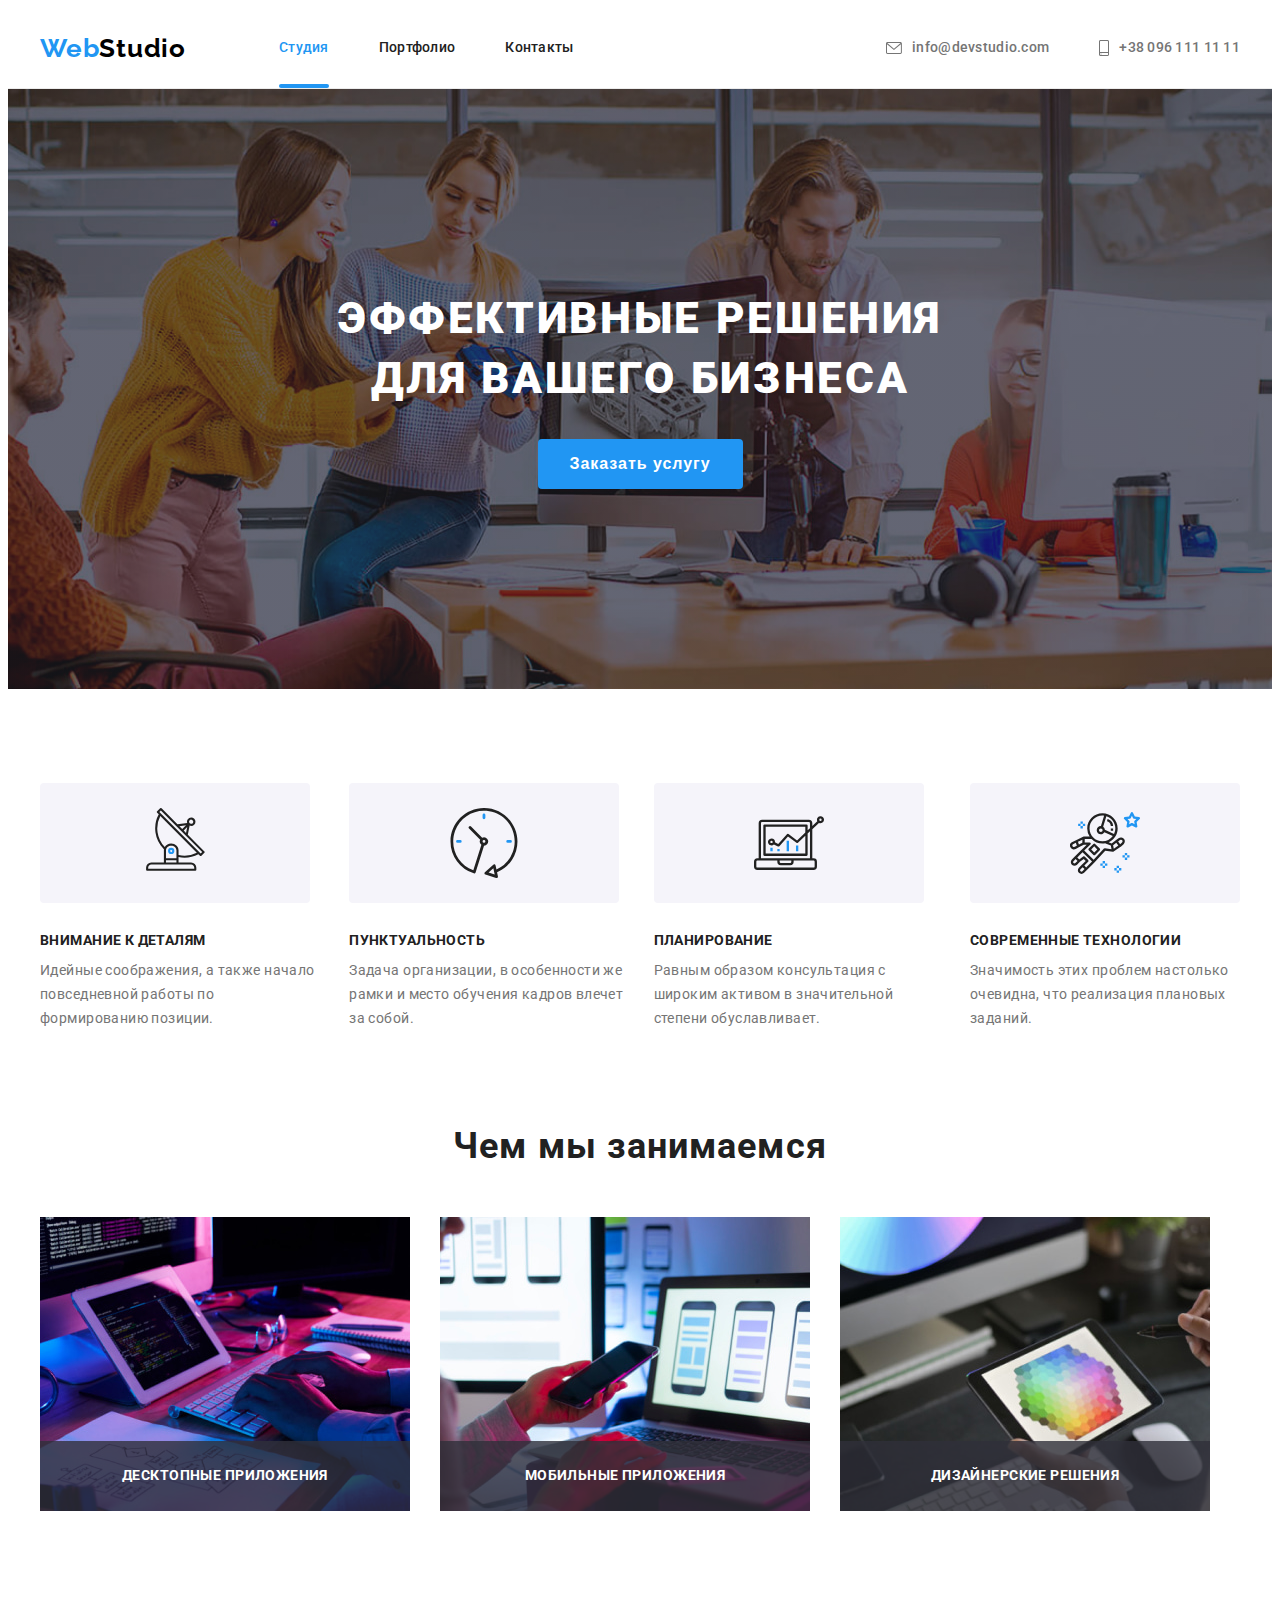
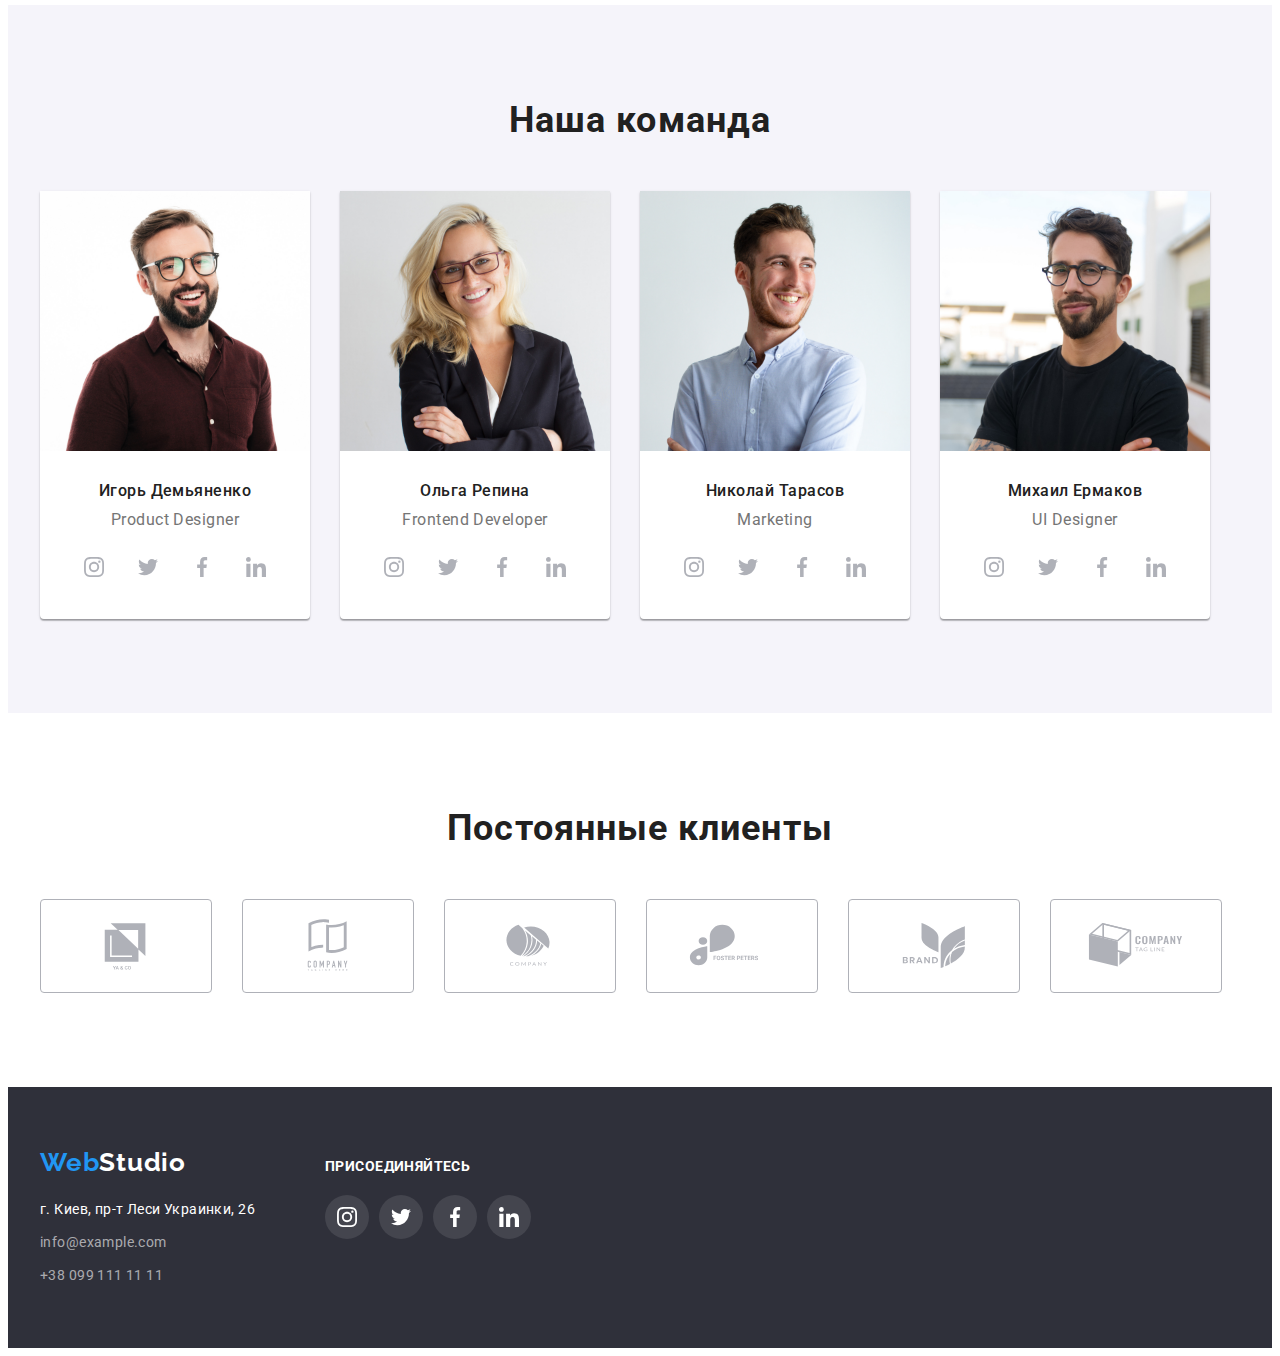
<file: index.html>
<!DOCTYPE html>
<html lang="ru">
<head>
    <meta charset="UTF-8">
    <meta http-equiv="X-UA-Compatible" content="IE=edge">
    <meta name="viewport" content="width=device-width, initial-scale=1.0">
    <title>WebStudio</title>

    <!-- Основные шрифты -->
    <link rel="preconnect" href="https://fonts.googleapis.com">
    <link rel="preconnect" href="https://fonts.gstatic.com" crossorigin>
    <link href="https://fonts.googleapis.com/css2?family=Raleway:wght@700&family=Roboto:wght@400;500;700;900&display=swap" rel="stylesheet">
    
    <!-- Нормализация стилей -->
    <link rel="stylesheet" href="https://cdnjs.cloudflare.com/ajax/libs/modern-normalize/1.1.0/modern-normalize.min.css"
        integrity="sha512-wpPYUAdjBVSE4KJnH1VR1HeZfpl1ub8YT/NKx4PuQ5NmX2tKuGu6U/JRp5y+Y8XG2tV+wKQpNHVUX03MfMFn9Q=="
        crossorigin="anonymous" referrerpolicy="no-referrer" />
    
    <!-- Кастомные стили -->
    <link rel="stylesheet" href="./css/styles.css">
</head>
<body>
    <!-- Секция Хедер -->
    <header class="header">
        <div class="container header-container">
            <a class="logo link" href="./index.html" lang="en"><span class="logo-primary">Web</span><span
                    class="logo-secondary">Studio</span></a>
            <nav class="nav">
                <ul class="nav-list list">
                    <li class="nav-item"><a class="link current" href="./index.html">Студия</a></li>
                    <li class="nav-item"><a class="link" href="./portfolio.html">Портфолио</a></li>
                    <li class="nav-item"><a class="link" href="">Контакты</a></li>
                </ul>
            </nav>
            <ul class="contact-list list">
                <li class="contact-item">
                    <a class="contact-link link" href="mailto:info@devstudio.com">
                        <svg class="contact-icon" width="16" height="12">
                            <use href="./images/icons.svg#envelope"></use>
                        </svg>
                        info@devstudio.com</a>
                </li>
                <li class="contact-item">
                    <a class="contact-link link" href="tel:+380961111111">
                        <svg class="contact-icon" width="10" height="16">
                            <use href="./images/icons.svg#smartphone"></use>
                        </svg>
                        +38 096 111 11 11</a>
                </li>
            </ul>
        </div>
    </header>
    <!-- Уникальный контент -->
    <main>
        <!-- Секция Герой -->
        <section class="hero">
            <div class="container hero-container">
                <h1 class="hero-title">Эффективные решения для вашего бизнеса</h1>
                <button class="hero-button" type="button" data-modal-open>Заказать услугу</button>
            </div> 
        </section>
        <!-- Секция Особенности -->
        <section class="feature section">
            <div class="container feature-container">
                <h2 class="feature-title">Особенности студии</h2>
                <ul class="feature-list list">
                    <li class="feature-item">
                        <div class="feature-box-icon">
                            <svg class="feature-icon" width="70" height="70">
                                <use href="./images/icons.svg#antenna"></use>
                            </svg>
                        </div>
                        <h3 class="feature-subtitle">Внимание к деталям</h3>
                        <p class="feature-text">Идейные соображения, а также начало повседневной работы по формированию позиции.</p>
                    </li>
                    <li class="feature-item">
                        <div class="feature-box-icon">
                            <svg class="feature-icon" width="70" height="70">
                                <use href="./images/icons.svg#clock"></use>
                            </svg>
                        </div>
                        <h3 class="feature-subtitle">Пунктуальность</h3>
                        <p class="feature-text">Задача организации, в особенности же рамки и место обучения кадров влечет за собой.</p>
                    </li>
                    <li class="feature-item">
                        <div class="feature-box-icon">
                            <svg class="feature-icon" width="70" height="70">
                                <use href="./images/icons.svg#diagram"></use>
                            </svg>
                        </div>
                        <h3 class="feature-subtitle">Планирование</h3>
                        <p class="feature-text">Равным образом консультация с широким активом в значительной степени обуславливает.</p>
                    </li>
                    <li class="feature-item">
                        <div class="feature-box-icon">
                            <svg class="feature-icon" width="70" height="70">
                                <use href="./images/icons.svg#astronaut"></use>
                            </svg>
                        </div>
                        <h3 class="feature-subtitle">Современные технологии</h3>
                        <p class="feature-text">Значимость этих проблем настолько очевидна, что реализация плановых заданий.</p>
                    </li>
                </ul>
            </div>
        </section>
        <!-- Секция Услуги -->
        <section class="services section">
            <div class="container services-container">
                <h2 class="services-title">Чем мы занимаемся</h2>
                <ul class="services-list list">
                    <li class="services-item">
                        <img class="services-img" src="./images/services/code.jpg" alt="написание кода" width="370" height="294">
                        <div class="services-row">
                            <h3 class="services-subtitle">Десктопные приложения</h3>
                        </div>
                    </li>
                    <li class="services-item">
                        <img class="services-img" src="./images/services/layout.jpg" alt="создание макетов" width="370" height="294">
                        <div class="services-row">
                            <h3 class="services-subtitle">Мобильные приложения</h3>
                        </div>
                    </li>
                    <li class="services-item">
                        <img class="services-img" src="./images/services/palette.jpg" alt="палитра цветов" width="370" height="294">
                        <div class="services-row">
                            <h3 class="services-subtitle">Дизайнерские решения</h3>
                        </div>
                    </li>
                </ul>
            </div>
        </section>
        <!-- Cекция Команда -->
        <section class="team section">
            <div class="container team-container">
                <h2 class="team-title">Наша команда</h2>
                <ul class="team-list list">
                    <li class="team-item">
                        <img class="team-img" src="./images/team/pd.jpg" alt="Игорь Демьяненко" width="270" height="260">
                        <div class="team-txt">
                            <h3 class="team-subtitle">Игорь Демьяненко</h3>
                            <p class="team-desc" lang="en">Product Designer</p>
                            <ul class="socials list">
                                <li class="socials-item">
                                    <a class="socials-link link" href="">
                                        <svg class="socials-icon" width="20" height="20">
                                            <use href="./images/icons.svg#instagram"></use>
                                        </svg>
                                    </a>
                                </li>
                                <li class="socials-item">
                                    <a class="socials-link link" href="">
                                        <svg class="socials-icon" width="20" height="20">
                                            <use href="./images/icons.svg#twitter"></use>
                                        </svg>
                                    </a>
                                </li>
                                <li class="socials-item">
                                    <a class="socials-link link" href="">
                                        <svg class="socials-icon" width="20" height="20">
                                            <use href="./images/icons.svg#facebook"></use>
                                        </svg>
                                    </a>
                                </li>
                                <li class="socials-item">
                                    <a class="socials-link link" href="">
                                        <svg class="socials-icon" width="20" height="20">
                                            <use href="./images/icons.svg#linkedin"></use>
                                        </svg>
                                    </a>
                                </li>
                            </ul>
                        </div>
                    </li>
                    <li class="team-item">
                        <img class="team-img" src="./images/team/fd.jpg" alt="Ольга Репина" width="270" height="260">
                        <div class="team-txt">
                            <h3 class="team-subtitle">Ольга Репина</h3>
                            <p class="team-desc" lang="en">Frontend Developer</p>
                            <ul class="socials list">
                                <li class="socials-item">
                                    <a class="socials-link link" href="">
                                        <svg class="socials-icon" width="20" height="20">
                                            <use href="./images/icons.svg#instagram"></use>
                                        </svg>
                                    </a>
                                </li>
                                <li class="socials-item">
                                    <a class="socials-link link" href="">
                                        <svg class="socials-icon" width="20" height="20">
                                            <use href="./images/icons.svg#twitter"></use>
                                        </svg>
                                    </a>
                                </li>
                                <li class="socials-item">
                                    <a class="socials-link link" href="">
                                        <svg class="socials-icon" width="20" height="20">
                                            <use href="./images/icons.svg#facebook"></use>
                                        </svg>
                                    </a>
                                </li>
                                <li class="socials-item">
                                    <a class="socials-link link" href="">
                                        <svg class="socials-icon" width="20" height="20">
                                            <use href="./images/icons.svg#linkedin"></use>
                                        </svg>
                                    </a>
                                </li>
                            </ul>
                        </div>
                    </li>
                    <li class="team-item">
                        <img class="team-img" src="./images/team/marketing.jpg" alt="Николай Тарасов" width="270" height="260">
                        <div class="team-txt">
                            <h3 class="team-subtitle">Николай Тарасов</h3>
                            <p class="team-desc" lang="en">Marketing</p>
                            <ul class="socials list">
                                <li class="socials-item">
                                    <a class="socials-link link" href="">
                                        <svg class="socials-icon" width="20" height="20">
                                            <use href="./images/icons.svg#instagram"></use>
                                        </svg>
                                    </a>
                                </li>
                                <li class="socials-item">
                                    <a class="socials-link link" href="">
                                        <svg class="socials-icon" width="20" height="20">
                                            <use href="./images/icons.svg#twitter"></use>
                                        </svg>
                                    </a>
                                </li>
                                <li class="socials-item">
                                    <a class="socials-link link" href="">
                                        <svg class="socials-icon" width="20" height="20">
                                            <use href="./images/icons.svg#facebook"></use>
                                        </svg>
                                    </a>
                                </li>
                                <li class="socials-item">
                                    <a class="socials-link link" href="">
                                        <svg class="socials-icon" width="20" height="20">
                                            <use href="./images/icons.svg#linkedin"></use>
                                        </svg>
                                    </a>
                                </li>
                            </ul>
                        </div>
                    </li>
                    <li class="team-item">
                        <img class="team-img" src="./images/team/uidesigner.jpg" alt="Михаил Ермаков" width="270" height="260">
                        <div class="team-txt">
                            <h3 class="team-subtitle">Михаил Ермаков</h3>
                            <p class="team-desc" lang="en">UI Designer</p>
                            <ul class="socials list">
                                <li class="socials-item">
                                    <a class="socials-link link" href="">
                                        <svg class="socials-icon" width="20" height="20">
                                            <use href="./images/icons.svg#instagram"></use>
                                        </svg>
                                    </a>
                                </li>
                                <li class="socials-item">
                                    <a class="socials-link link" href="">
                                        <svg class="socials-icon" width="20" height="20">
                                            <use href="./images/icons.svg#twitter"></use>
                                        </svg>
                                    </a>
                                </li>
                                <li class="socials-item">
                                    <a class="socials-link link" href="">
                                        <svg class="socials-icon" width="20" height="20">
                                            <use href="./images/icons.svg#facebook"></use>
                                        </svg>
                                    </a>
                                </li>
                                <li class="socials-item">
                                    <a class="socials-link link" href="">
                                        <svg class="socials-icon" width="20" height="20">
                                            <use href="./images/icons.svg#linkedin"></use>
                                        </svg>
                                    </a>
                                </li>
                            </ul>
                        </div>
                    </li>
                </ul>
            </div>   
        </section>
        <!-- Секция Клиенты -->
        <section class="clients section">
            <div class="container clients-container">
                <h2 class="clients-title">Постоянные клиенты</h2>
                <ul class="clients-list list">
                    <li class="clients-item">
                        <a class="clients-link link" href="">
                            <svg class="clients-icon" width="106" height="60">
                                <use href="./images/icons.svg#client-1"></use>
                            </svg>
                        </a>
                    </li>
                    <li class="clients-item">
                        <a class="clients-link link" href="">
                            <svg class="clients-icon" width="106" height="60">
                                <use href="./images/icons.svg#client-2"></use>
                            </svg>
                        </a>
                    </li>
                    <li class="clients-item">
                        <a class="clients-link link" href="">
                            <svg class="clients-icon" width="106" height="60">
                                <use href="./images/icons.svg#client-3"></use>
                            </svg>
                        </a>
                    </li>
                    <li class="clients-item">
                        <a class="clients-link link" href="">
                            <svg class="clients-icon" width="106" height="60">
                                <use href="./images/icons.svg#client-4"></use>
                            </svg>
                        </a>
                    </li>
                    <li class="clients-item">
                        <a class="clients-link link" href="">
                            <svg class="clients-icon" width="106" height="60">
                                <use href="./images/icons.svg#client-5"></use>
                            </svg>
                        </a>
                    </li>
                    <li class="clients-item">
                        <a class="clients-link link" href="">
                            <svg class="clients-icon" width="106" height="60">
                                <use href="./images/icons.svg#client-6"></use>
                            </svg>
                        </a>
                    </li>
                </ul>
            </div>
        </section>
    </main>
    <!-- Секция Футер -->
    <footer class="footer section">
        <div class="container footer-container">
            <div class="footer-container-contacts">
                <a class="logo link" href="./index.html" lang="en"><span class="logo-primary">Web</span><span
                        class="footer-logo-secondary">Studio</span></a>
                <address class="footer-address">
                    <span class="location">г. Киев, пр-т Леси Украинки, 26</span>
                    <ul class="footer-list list">
                        <li class="footer-item">
                            <a class="footer-link link" href="mailto:info@example.com">info@example.com</a>
                        </li>
                        <li class="footer-item">
                            <a class="footer-link link" href="tel:+380991111111">+38 099 111 11 11</a>
                        </li>
                    </ul>
                </address>
            </div>
            <div class="footer-container-socials">
                <p class="footer-socials-title">присоединяйтесь</p>
                <ul class="footer-socials list">
                    <li class="footer-socials-item">
                        <a class="footer-socials-link link" href="">
                            <svg class="footer-socials-icon" width="20" height="20">
                                <use href="./images/icons.svg#instagram"></use>
                            </svg>
                        </a>
                    </li>
                    <li class="footer-socials-item">
                        <a class="footer-socials-link link" href="">
                            <svg class="footer-socials-icon" width="20" height="20">
                                <use href="./images/icons.svg#twitter"></use>
                            </svg>
                        </a>
                    </li>
                    <li class="footer-socials-item">
                        <a class="footer-socials-link link" href="">
                            <svg class="footer-socials-icon" width="20" height="20">
                                <use href="./images/icons.svg#facebook"></use>
                            </svg>
                        </a>
                    </li>
                    <li class="footer-socials-item">
                        <a class="footer-socials-link link" href="">
                            <svg class="footer-socials-icon" width="20" height="20">
                                <use href="./images/icons.svg#linkedin"></use>
                            </svg>
                        </a>
                    </li>
                </ul>
            </div>
        </div>
    </footer>
    
    <div class="backdrop is-hidden" data-modal>
        <div class="modal">
            <button class="modal-btn" type="button" data-modal-close>
                <svg class="madal-btn-icon" width="18" height="18">
                    <use href="./images/icons.svg#close-icon"></use>
                </svg>
            </button>
        </div>
    </div>
    
<script src="./js/modal.js"></script>
</body>
</html>
</file>
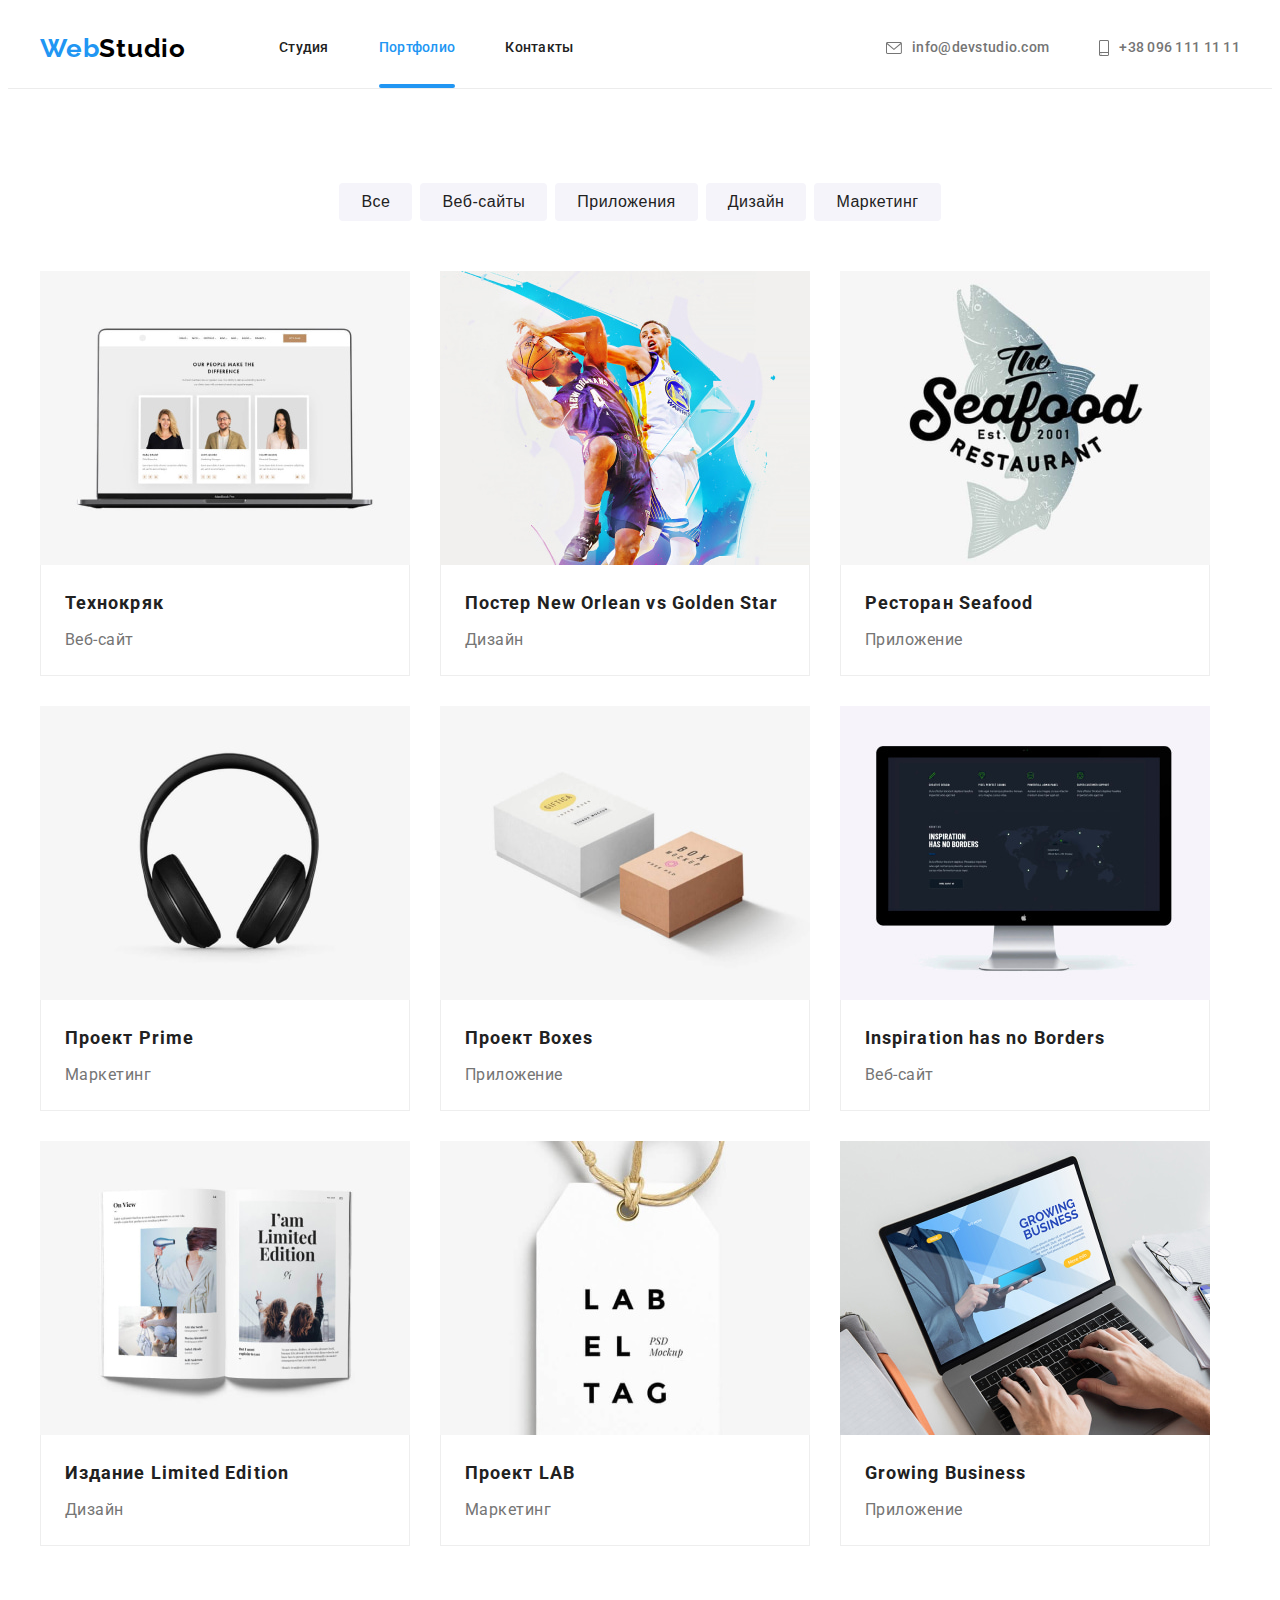
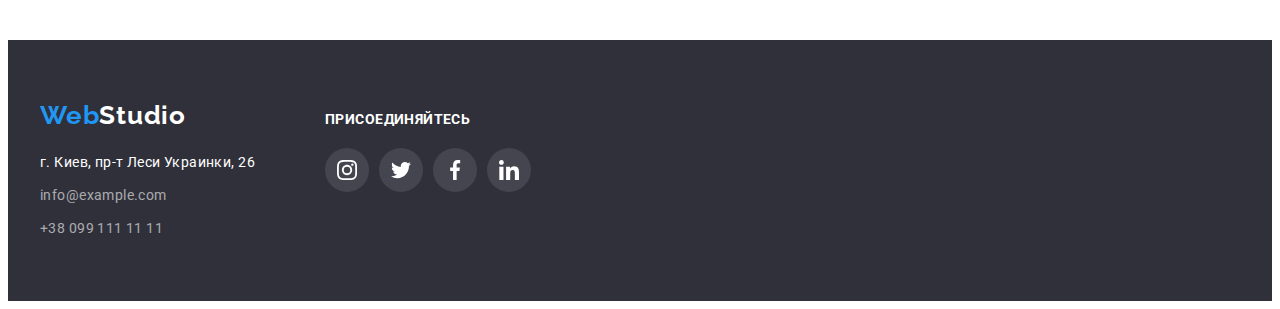
<file: portfolio.html>
<!DOCTYPE html>
<html lang="ru">
<head>
    <meta charset="UTF-8">
    <meta http-equiv="X-UA-Compatible" content="IE=edge">
    <meta name="viewport" content="width=device-width, initial-scale=1.0">
    <title>Портфолио</title>
    
    <!-- Основные шрифты -->
    <link rel="preconnect" href="https://fonts.googleapis.com">
    <link rel="preconnect" href="https://fonts.gstatic.com" crossorigin>
    <link href="https://fonts.googleapis.com/css2?family=Raleway:wght@700&family=Roboto:wght@400;500;700;900&display=swap" rel="stylesheet">
    
        <!-- Нормализация стилей -->
    <link rel="stylesheet" href="https://cdnjs.cloudflare.com/ajax/libs/modern-normalize/1.1.0/modern-normalize.min.css"
        integrity="sha512-wpPYUAdjBVSE4KJnH1VR1HeZfpl1ub8YT/NKx4PuQ5NmX2tKuGu6U/JRp5y+Y8XG2tV+wKQpNHVUX03MfMFn9Q=="
        crossorigin="anonymous" referrerpolicy="no-referrer" />
    
    <!-- Кастомные стили -->
    <link rel="stylesheet" href="./css/styles.css">
</head>
<body>
    <!-- Секция Хедер -->
    <header class="header">
        <div class="container header-container">
            <a class="logo link" href="./index.html" lang="en"><span class="logo-primary">Web</span><span
                    class="logo-secondary">Studio</span></a>
            <nav class="nav">
                <ul class="nav-list list">
                    <li class="nav-item"><a class="link" href="./index.html">Студия</a></li>
                    <li class="nav-item"><a class="link current" href="./portfolio.html">Портфолио</a></li>
                    <li class="nav-item"><a class="link" href="">Контакты</a></li>
                </ul>
            </nav>
            <ul class="contact-list list">
                <li class="contact-item">
                    <a class="contact-link link" href="mailto:info@devstudio.com">
                        <svg class="contact-icon" width="16" height="12">
                            <use href="./images/icons.svg#envelope"></use>
                        </svg>
                        info@devstudio.com</a>
                </li>
                <li class="contact-item">
                    <a class="contact-link link" href="tel:+380961111111">
                        <svg class="contact-icon" width="10" height="16">
                            <use href="./images/icons.svg#smartphone"></use>
                        </svg>
                        +38 096 111 11 11</a>
                </li>
            </ul>
        </div>
    </header>
    <!-- Уникальный контент -->
    <main>
        <!-- Секция Портфолио -->
        <section class="portfolio section">
           <div class="container portfolio-container">
                <h1 class="portfolio-title">Портфолио</h1>
                <ul class="filter-list list">
                    <li class="filter-item">
                        <button class="filter-btn" type="button">Все</button>
                    </li>
                    <li class="filter-item">
                        <button class="filter-btn" type="button">Веб-сайты</button>
                    </li>
                    <li class="filter-item">
                        <button class="filter-btn" type="button">Приложения</button>
                    </li>
                    <li class="filter-item">
                        <button class="filter-btn" type="button">Дизайн</button></li>
                    <li class="filter-item">
                        <button class="filter-btn" type="button">Маркетинг</button>
                    </li>
                </ul>
                <ul class="portfolio-list list">
                    <li class="portfolio-item">
                        <a class="portfolio-link link" href="">
                            <div class="portfolio-thumb">
                                <img class="portfolio-img" src="./images/portfolio/web.jpg" alt="Демонстрация веб-сайта" width="370" height="294">
                                <div class="portfolio-row">
                                    <p class="portfolio-row-txt">
                                        Ресурс предлагает комплексные предложения с разным уровнем функционала и сервисов. Все это позволит посетителю
                                        получить
                                        исчерпывающие сведения о компании или частном лице.
                                    </p>
                                </div>
                            </div>
                            <div class="txt-card">
                                <h2 class="portfolio-subtitle">Технокряк</h2>
                                <h3 class="portfolio-desc">Веб-сайт</h3>
                            </div>
                        </a>
                    </li>
                    <li class="portfolio-item">
                        <a class="portfolio-link link" href="">
                            <div class="portfolio-thumb">
                                <img class="portfolio-img" src="./images/portfolio/poster.jpg" alt="Постер с баскетболистами" width="370" height="294">
                                <div class="portfolio-row">
                                    <p class="portfolio-row-txt">
                                        Ресурс предлагает комплексные предложения с разным уровнем функционала и сервисов. Все это позволит посетителю
                                        получить
                                        исчерпывающие сведения о компании или частном лице.
                                    </p>
                                </div>
                            </div>
                            <div class="txt-card">
                                <h2 class="portfolio-subtitle">Постер New Orlean vs Golden Star</h2>
                                <h3 class="portfolio-desc">Дизайн</h3>
                            </div>
                        </a>
                    </li>
                    <li class="portfolio-item">
                        <a class="portfolio-link link" href="">
                            <div class="portfolio-thumb">
                                <img class="portfolio-img" src="./images/portfolio/seafood.jpg" alt="Логотип ресторана" width="370" height="294">
                                <div class="portfolio-row">
                                    <p class="portfolio-row-txt">
                                        Ресурс предлагает комплексные предложения с разным уровнем функционала и сервисов. Все это позволит посетителю
                                        получить
                                        исчерпывающие сведения о компании или частном лице.
                                    </p>
                                </div>
                            </div>
                            <div class="txt-card">
                                <h2 class="portfolio-subtitle">Ресторан Seafood</h2>
                                <h3 class="portfolio-desc">Приложение</h3>
                            </div>
                        </a>
                    </li>
                    <li class="portfolio-item">
                        <a class="portfolio-link link" href="">
                            <div class="portfolio-thumb">
                                <img class="portfolio-img" src="./images/portfolio/prime.jpg" alt="Закрытые наушники" width="370" height="294">
                                <div class="portfolio-row">
                                    <p class="portfolio-row-txt">
                                        Ресурс предлагает комплексные предложения с разным уровнем функционала и сервисов. Все это позволит посетителю
                                        получить
                                        исчерпывающие сведения о компании или частном лице.
                                    </p>
                                </div>
                            </div>
                            <div class="txt-card">
                                <h2 class="portfolio-subtitle">Проект Prime</h2>
                                <h3 class="portfolio-desc">Маркетинг</h3>
                            </div>
                        </a>
                    </li>
                    <li class="portfolio-item">
                        <a class="portfolio-link link" href="">
                            <div class="portfolio-thumb">
                                <img class="portfolio-img" src="./images/portfolio/boxes.jpg" alt="Коробки" width="370" height="294">
                                <div class="portfolio-row">
                                    <p class="portfolio-row-txt">
                                        Ресурс предлагает комплексные предложения с разным уровнем функционала и сервисов. Все это позволит посетителю
                                        получить
                                        исчерпывающие сведения о компании или частном лице.
                                    </p>
                                </div>
                            </div>
                            <div class="txt-card">
                                <h2 class="portfolio-subtitle">Проект Boxes</h2>
                                <h3 class="portfolio-desc">Приложение</h3>
                            </div>
                        </a>
                    </li>
                    <li class="portfolio-item">
                        <a class="portfolio-link link" href="">
                            <div class="portfolio-thumb">
                                <img class="portfolio-img" src="./images/portfolio/inspiration.jpg" alt="Демонстрация веб-сайта" width="370"
                                    height="294">
                                <div class="portfolio-row">
                                    <p class="portfolio-row-txt">
                                        Ресурс предлагает комплексные предложения с разным уровнем функционала и сервисов. Все это позволит посетителю
                                        получить
                                        исчерпывающие сведения о компании или частном лице.
                                    </p>
                                </div>
                            </div>
                            <div class="txt-card">
                                <h2 class="portfolio-subtitle">Inspiration has no Borders</h2>
                                <h3 class="portfolio-desc">Веб-сайт</h3>
                            </div>
                        </a>
                    </li>
                    <li class="portfolio-item">
                        <a class="portfolio-link link" href="">
                            <div class="portfolio-thumb">
                                <img class="portfolio-img" src="./images/portfolio/edition.jpg" alt="Издание в развороте" width="370" height="294">
                                <div class="portfolio-row">
                                    <p class="portfolio-row-txt">
                                        Ресурс предлагает комплексные предложения с разным уровнем функционала и сервисов. Все это позволит посетителю
                                        получить
                                        исчерпывающие сведения о компании или частном лице.
                                    </p>
                                </div>
                            </div>
                            <div class="txt-card">
                                <h2 class="portfolio-subtitle">Издание Limited Edition</h2>
                                <h3 class="portfolio-desc">Дизайн</h3>
                            </div>
                        </a>
                    </li>
                    <li class="portfolio-item">
                        <a class="portfolio-link link" href="">
                            <div class="portfolio-thumb">
                                <img class="portfolio-img" src="./images/portfolio/lab.jpg" alt="Бирка продукта" width="370" height="294">
                                <div class="portfolio-row">
                                    <p class="portfolio-row-txt">
                                        Ресурс предлагает комплексные предложения с разным уровнем функционала и сервисов. Все это позволит посетителю
                                        получить
                                        исчерпывающие сведения о компании или частном лице.
                                    </p>
                                </div>
                            </div>
                            <div class="txt-card">
                                <h2 class="portfolio-subtitle">Проект LAB</h2>
                                <h3 class="portfolio-desc">Маркетинг</h3>
                            </div>
                        </a>
                    </li>
                    <li class="portfolio-item">
                        <a class="portfolio-link link" href="">
                            <div class="portfolio-thumb">
                                <img class="portfolio-img" src="./images/portfolio/business.jpg" alt="Демонстрация приложения" width="370" height="294">
                                <div class="portfolio-row">
                                    <p class="portfolio-row-txt">
                                        Ресурс предлагает комплексные предложения с разным уровнем функционала и сервисов. Все это позволит посетителю
                                        получить
                                        исчерпывающие сведения о компании или частном лице.
                                    </p>
                                </div>
                            </div>
                            <div class="txt-card">
                                <h2 class="portfolio-subtitle">Growing Business</h2>
                                <h3 class="portfolio-desc">Приложение</h3>
                            </div>
                        </a>
                    </li>
                </ul>
           </div>
        </section>
    </main>
    <!-- Секция Футер -->
    <footer class="footer section">
        <div class="container footer-container">
            <div class="footer-container-contacts">
                <a class="logo link" href="./index.html" lang="en"><span class="logo-primary">Web</span><span
                        class="footer-logo-secondary">Studio</span></a>
                <address class="footer-address">
                    <span class="location">г. Киев, пр-т Леси Украинки, 26</span>
                    <ul class="footer-list list">
                        <li class="footer-item">
                            <a class="footer-link link" href="mailto:info@example.com">info@example.com</a>
                        </li>
                        <li class="footer-item">
                            <a class="footer-link link" href="tel:+380991111111">+38 099 111 11 11</a>
                        </li>
                    </ul>
                </address>
            </div>
            <div class="footer-container-socials">
                <p class="footer-socials-title">присоединяйтесь</p>
                <ul class="footer-socials list">
                    <li class="footer-socials-item">
                        <a class="footer-socials-link link" href="">
                            <svg class="footer-socials-icon" width="20" height="20">
                                <use href="./images/icons.svg#instagram"></use>
                            </svg>
                        </a>
                    </li>
                    <li class="footer-socials-item">
                        <a class="footer-socials-link link" href="">
                            <svg class="footer-socials-icon" width="20" height="20">
                                <use href="./images/icons.svg#twitter"></use>
                            </svg>
                        </a>
                    </li>
                    <li class="footer-socials-item">
                        <a class="footer-socials-link link" href="">
                            <svg class="footer-socials-icon" width="20" height="20">
                                <use href="./images/icons.svg#facebook"></use>
                            </svg>
                        </a>
                    </li>
                    <li class="footer-socials-item">
                        <a class="footer-socials-link link" href="">
                            <svg class="footer-socials-icon" width="20" height="20">
                                <use href="./images/icons.svg#linkedin"></use>
                            </svg>
                        </a>
                    </li>
                </ul>
            </div>
        </div>
    </footer>
</body>
</html>
</file>
<file: css/styles.css>
:root {
  /* Шрифт */
  --primary-font: "Roboto", sans-serif;
  --secondary-font: "Raleway", sans-serif;

  /* Цвет текста */
  --primary-text-color: #212121;
  --secondary-text-color: #757575;
  --primary-accent-color: #2196f3;
  --secondary-accent-color: #ffffff;
  --header-logo-color: #000000;
  --footer-item-color: rgba(255, 255, 255, 0.6);

  /* Фон */
  --primary-background-color: #ffffff;
  --secondary-background-color: #2f303a;
  --additional-background-color: #f5f4fa;
  --hero-background-color: #c4c4c4;
  --portfolio-card-background: rgba(33, 150, 243, 0.9);
  --backdrop-backgroun: rgba(0, 0, 0, 0.2);

  /* Анимация */
  --primary-duration: 250ms;
  --primery-timing-function: cubic-bezier(0.4, 0, 0.2, 1);
}

/* Body */

body {
  font-family: var(--primary-font);
  font-size: 14px;
  line-height: 1.14;

  letter-spacing: 0.03em;

  color: var(--primary-text-color);
  background-color: var(--primary-background-color);
}

h1,
h2,
h3,
h4,
h5,
h6,
p {
  margin: 0;
  max-width: 100%;
}

img {
  display: block;
}

.link {
  font-family: inherit;
  color: inherit;
  text-decoration: none;
}
.list {
  padding-left: 0;
  margin-top: 0;
  margin-bottom: 0;

  list-style: none;
}

.container {
  width: 1200px;
  padding-left: 15px;
  padding-right: 15px;

  margin-left: auto;
  margin-right: auto;
}

.section {
  padding-top: 94px;
  padding-bottom: 94px;
}

/* Стиль Лого */

.logo-primary,
.logo-secondary,
.footer-logo-secondary {
  font-family: var(--secondary-font);
  font-weight: 700;
  font-size: 26px;
  line-height: 1.19;

  letter-spacing: 0.03em;

  color: var(--primary-accent-color);
}
.logo-secondary {
  color: var(--header-logo-color);
}
.footer-logo-secondary {
  color: var(--secondary-accent-color);
}

/* Хедер */

.header {
  border-bottom: 1px solid #ececec;
}

.header-container {
  display: flex;
  align-items: center;
}

.header-container .logo {
  margin-right: 93px;
}

.nav-list {
  display: flex;
}

.nav-item {
  display: flex;
  margin-right: 50px;

  font-weight: 500;
  letter-spacing: 0.02em;
}

.nav-item:last-child {
  margin-right: 0;
}

.nav-item > .link:hover,
.nav-item > .link:focus {
  color: var(--primary-accent-color);
}

.nav-item > .link {
  display: block;
  padding-top: 32px;
  padding-bottom: 32px;

  transition: color var(--primary-duration) var(--primery-timing-function);
}

.link.current {
  position: relative;

  color: var(--primary-accent-color);
}

.link.current::after {
  content: "";

  position: absolute;
  left: 0;
  bottom: 0;

  display: block;
  width: 100%;
  height: 4px;
  background-color: var(--primary-accent-color);
  border-radius: 2px;
}

.contact-list {
  display: flex;
  margin-left: auto;

  font-weight: 500;
  letter-spacing: 0.02em;
}

.contact-item {
  color: var(--secondary-text-color);
}

.contact-item:not(:last-child) {
  margin-right: 50px;
}

.contact-link {
  display: flex;
  align-items: center;
  padding-top: 32px;
  padding-bottom: 32px;

  transition: color var(--primary-duration) var(--primery-timing-function);
}

.contact-icon {
  margin-right: 10px;
  fill: currentColor;
}

.contact-list .link:hover,
.contact-list .link:focus {
  color: var(--primary-accent-color);
}

/* Герой */

.hero {
  max-width: 1600px;
  margin-left: auto;
  margin-right: auto;
  padding-top: 200px;
  padding-bottom: 200px;

  text-align: center;

  background-color: var(--hero-background-color);
  background-image: linear-gradient(
      to bottom,
      rgba(47, 48, 58, 0.4),
      rgba(47, 48, 58, 0.4)
    ),
    url(../images/hero-img.jpg);
  background-repeat: no-repeat;
  background-position: center;
  background-size: cover;
}

.hero-title {
  max-width: 696px;
  margin-left: auto;
  margin-right: auto;
  margin-bottom: 30px;

  font-weight: 900;
  font-size: 44px;
  line-height: 1.36;

  letter-spacing: 0.06em;
  text-transform: uppercase;

  color: var(--secondary-accent-color);
}

.hero-button {
  padding: 10px 32px;
  border-radius: 4px;

  font-weight: 700;
  font-size: 16px;
  line-height: 1.88;
  letter-spacing: 0.06em;

  color: var(--secondary-accent-color);
  background-color: var(--primary-accent-color);
  border: none;
  cursor: pointer;

  transition: background-color var(--primary-duration)
    var(--primery-timing-function);
}

.hero-button:hover,
.hero-button:focus {
  background-color: #188ce8;
}

/* Особенности */

.feature-list {
  display: flex;
}

.feature-box-icon {
  display: flex;
  width: 270px;
  height: 120px;
  margin-bottom: 30px;
  justify-content: center;
  align-items: center;
  background-color: var(--additional-background-color);
  border-radius: 4px;
}

.feature-item {
  min-width: 270px;
}

.feature-item:not(:last-child) {
  margin-right: 30px;
}

.feature-subtitle {
  margin-bottom: 10px;

  font-weight: 700;
  font-size: 14px;
  line-height: 1.14;

  letter-spacing: 0.03em;
  text-transform: uppercase;

  color: var(--primary-text-color);
}

.feature-text {
  font-size: 14px;
  line-height: 1.71;

  letter-spacing: 0.03em;

  color: var(--secondary-text-color);
}

/* Услуги и Команда*/

.services.section {
  padding-top: 0;
}

.services-title,
.team-title {
  margin-bottom: 50px;

  font-weight: 700;
  font-size: 36px;
  line-height: 1.17;

  text-align: center;
  letter-spacing: 0.03em;

  color: var(--primary-text-color);
}

.services-list {
  display: flex;
}

.services-item {
  display: block;
  position: relative;
}

.services-item:not(:last-child) {
  margin-right: 30px;
}

.services-row {
  display: flex;

  position: absolute;
  left: 0;
  bottom: 0;

  width: 100%;
  height: 70px;
  justify-content: center;
  align-items: center;

  background-color: rgba(47, 48, 58, 0.8);
}

.services-subtitle {
  font-weight: 700;
  font-size: 14px;
  line-height: 1.14;
  letter-spacing: 0.03em;
  text-transform: uppercase;

  color: var(--secondary-accent-color);
}

/* Команда */

.team-list {
  display: flex;
}

.team-item {
  background-color: var(--primary-background-color);
  box-shadow: 0px 1px 3px rgba(0, 0, 0, 0.12), 0px 1px 1px rgba(0, 0, 0, 0.14),
    0px 2px 1px rgba(0, 0, 0, 0.2);
  border-radius: 0px 0px 4px 4px;
}

.team-item:not(:last-child) {
  margin-right: 30px;
}

.team-txt {
  padding-top: 30px;
  padding-bottom: 30px;
  padding-left: 32px;
  padding-right: 32px;
}

.team-subtitle {
  margin-bottom: 10px;

  font-weight: 500;
  font-size: 16px;
  line-height: 1.19;
  text-align: center;

  letter-spacing: 0.03em;

  color: var(--primary-text-color);
}

.team-desc {
  margin-bottom: 16px;

  font-size: 16px;
  line-height: 1.19;
  text-align: center;

  letter-spacing: 0.03em;

  color: var(--secondary-text-color);
}

.team {
  background: var(--additional-background-color);
}

.socials {
  display: flex;
}

.socials-item:not(:last-child) {
  margin-right: 10px;
}

.socials-link {
  display: flex;
  justify-content: center;
  align-items: center;

  width: 44px;
  height: 44px;

  border-radius: 50%;
  background-color: var(--primary-background-color);
  transition: background-color var(--primary-duration)
    var(--primery-timing-function);
}

.socials-link:hover,
.socials-link:focus {
  background-color: var(--primary-accent-color);
}

.socials-link:hover .socials-icon,
.socials-link:focus .socials-icon {
  fill: var(--secondary-accent-color);
}

.socials-icon {
  fill: #afb1b8;
  transition: fill var(--primary-duration) var(--primery-timing-function);
}

/* Секция Клиенты */
.clients {
  padding-top: 94px;
  padding-bottom: 94px;
}

.clients-title {
  margin-bottom: 50px;

  font-weight: 700;
  font-size: 36px;
  line-height: 1.17;
  text-align: center;
  letter-spacing: 0.03em;

  color: var(--primary-text-color);
}

.clients-list {
  display: flex;
}

.clients-item:not(:last-child) {
  margin-right: 30px;
}

.clients-link {
  display: flex;
  justify-content: center;
  align-items: center;
  width: 170px;
  height: 92px;

  color: #afb1b8;
  border: 1px solid #afb1b8;
  border-radius: 4px;
  transition: border var(--primary-duration) var(--primery-timing-function);
}

.clients-icon {
  fill: #afb1b8;
  transition: fill var(--primary-duration) var(--primery-timing-function);
}

.clients-link:hover .clients-icon,
.clients-link:focus .clients-icon {
  fill: var(--primary-accent-color);
}
.clients-link:hover,
.clients-link:focus {
  border: 1px solid var(--primary-accent-color);
}

/* Футер */
.footer-container {
  display: flex;
  align-items: baseline;
}

.footer.section {
  padding-top: 60px;
  padding-bottom: 60px;

  background-color: var(--secondary-background-color);
}

.footer-container-contacts {
  display: block;
  margin-right: 70px;
}

.footer-container-socials {
  display: block;
}
.footer-container .logo {
  display: block;
  margin-bottom: 20px;
}

.footer-socials-title {
  margin-bottom: 20px;

  font-weight: 700;
  font-size: 14px;
  line-height: 1.14;
  letter-spacing: 0.03em;
  text-transform: uppercase;

  color: var(--primary-background-color);
}

.footer-socials {
  display: flex;
}

.footer-socials-item:not(:last-child) {
  margin-right: 10px;
}

.footer-socials-link {
  display: flex;
  justify-content: center;
  align-items: center;

  width: 44px;
  height: 44px;

  border-radius: 50%;
  background-color: rgba(255, 255, 255, 0.1);
  transition: background-color var(--primary-duration)
    var(--primery-timing-function);
}

.footer-socials-link:hover,
.footer-socials-link:focus {
  background-color: var(--primary-accent-color);
}

.footer-socials-icon {
  fill: var(--secondary-accent-color);
}

.location,
.footer-link {
  font-size: 14px;
  line-height: 1.71;
  font-style: normal;

  letter-spacing: 0.03em;

  color: var(--secondary-accent-color);
}

.location {
  display: block;
  margin-bottom: 9px;
}

.footer-item:not(:last-child) {
  margin-bottom: 9px;
}

.footer-link {
  color: var(--footer-item-color);
  transition: color var(--primary-duration) var(--primery-timing-function);
}

.footer-link:hover,
.footer-link:focus {
  color: var(--primary-accent-color);
}

/* Бэкдроп */
.backdrop {
  position: fixed;
  top: 0;
  left: 0;
  width: 100%;
  height: 100%;
  background-color: var(--backdrop-backgroun);

  opacity: 1;
  transition: opacity var(--primary-duration) var(--primery-timing-function),
    visibility var(--primary-duration) var(--primery-timing-function);
}

.backdrop.is-hidden {
  visibility: hidden;
  opacity: 0;
  pointer-events: none;
}

.backdrop.is-hidden .modal {
  transform: translate(-50%, -50%) scale(0.9);
}

.modal {
  position: absolute;
  top: 50%;
  left: 50%;
  transform: translate(-50%, -50%) scale(1);
  transition: transform var(--primary-duration) var(--primery-timing-function);

  min-width: 528px;
  min-height: 581px;
  padding: 8px;

  background-color: var(--primary-background-color);
  box-shadow: 0px 1px 3px rgba(0, 0, 0, 0.12), 0px 1px 1px rgba(0, 0, 0, 0.14),
    0px 2px 1px rgba(0, 0, 0, 0.2);
  border-radius: 4px;
}

.modal-btn {
  position: absolute;
  top: 8px;
  right: 8px;

  display: flex;
  justify-content: center;
  align-items: center;
  padding: 6px;
  background-color: var(--primary-background-color);
  border: 1px solid rgba(0, 0, 0, 0.1);
  border-radius: 50%;
  cursor: pointer;
}

/* Портфолио */

.filter-list {
  display: flex;
  justify-content: center;
  margin-bottom: 50px;
}

.filter-item:not(:last-child) {
  margin-right: 8px;
}

.filter-btn {
  padding: 6px 22px;

  font-weight: 500;
  font-size: 16px;
  line-height: 1.63;
  text-align: center;
  letter-spacing: 0.03em;

  color: var(--primary-text-color);
  background-color: var(--additional-background-color);
  cursor: pointer;
  border: none;
  border-radius: 4px;

  transition: color var(--primary-duration) var(--primery-timing-function),
    background-color var(--primary-duration) var(--primery-timing-function),
    box-shadow var(--primary-duration) var(--primery-timing-function);
}

.filter-btn:hover,
.filter-btn:focus {
  color: var(--secondary-accent-color);
  background-color: var(--primary-accent-color);
  box-shadow: 0px 3px 1px rgba(0, 0, 0, 0.1), 0px 1px 2px rgba(0, 0, 0, 0.08),
    0px 2px 2px rgba(0, 0, 0, 0.12);
}

.portfolio-list {
  display: flex;
  flex-wrap: wrap;

  margin-right: -30px;
  margin-bottom: -30px;
}

.portfolio-item {
  flex-basis: calc(100% - 60px) / 3;

  margin-right: 30px;
  margin-bottom: 30px;
}

.portfolio-link {
  display: block;
  transition: box-shadow var(--primary-duration) var(--primery-timing-function);
}

.portfolio-link:hover,
.portfolio-link:focus {
  box-shadow: 0px 1px 1px rgba(0, 0, 0, 0.12), 0px 4px 4px rgba(0, 0, 0, 0.06),
    1px 4px 6px rgba(0, 0, 0, 0.16);
}

.txt-card {
  padding-top: 20px;
  padding-bottom: 20px;
  padding-left: 24px;
  padding-right: 24px;

  border-left: 1px solid #eeeeee;
  border-right: 1px solid #eeeeee;
  border-bottom: 1px solid #eeeeee;
}

.portfolio-subtitle {
  margin-bottom: 4px;

  font-weight: 700;
  font-size: 18px;
  line-height: 2;

  letter-spacing: 0.06em;

  color: var(--primary-text-color);
}

.portfolio-desc {
  font-weight: 400;
  font-size: 16px;
  line-height: 1.88;

  letter-spacing: 0.03em;

  color: var(--secondary-text-color);
}

.portfolio-thumb {
  position: relative;
  overflow: hidden;
}

.portfolio-link:hover .portfolio-row,
.portfolio-link:focus .portfolio-row {
  transform: translateY(0);
}

.portfolio-row {
  display: block;
  width: 370px;
  height: 294px;
  padding: 63px 24px;

  position: absolute;
  top: 0;
  left: 0;
  transform: translateY(100%);
  transition: transform var(--primary-duration) var(--primery-timing-function);

  pointer-events: none;
  background-color: var(--portfolio-card-background);
}

.portfolio-row-txt {
  font-weight: 400;
  font-size: 18px;
  line-height: 1.56;
  letter-spacing: 0.03em;

  color: var(--secondary-accent-color);
}

/* visually-hidden */

.feature-title,
.portfolio-title {
  position: absolute;
  white-space: nowrap;
  width: 1px;
  height: 1px;
  overflow: hidden;
  border: 0;
  padding: 0;
  clip: rect(0 0 0 0);
  clip-path: inset(50%);
  margin: -1px;
}
</file>
